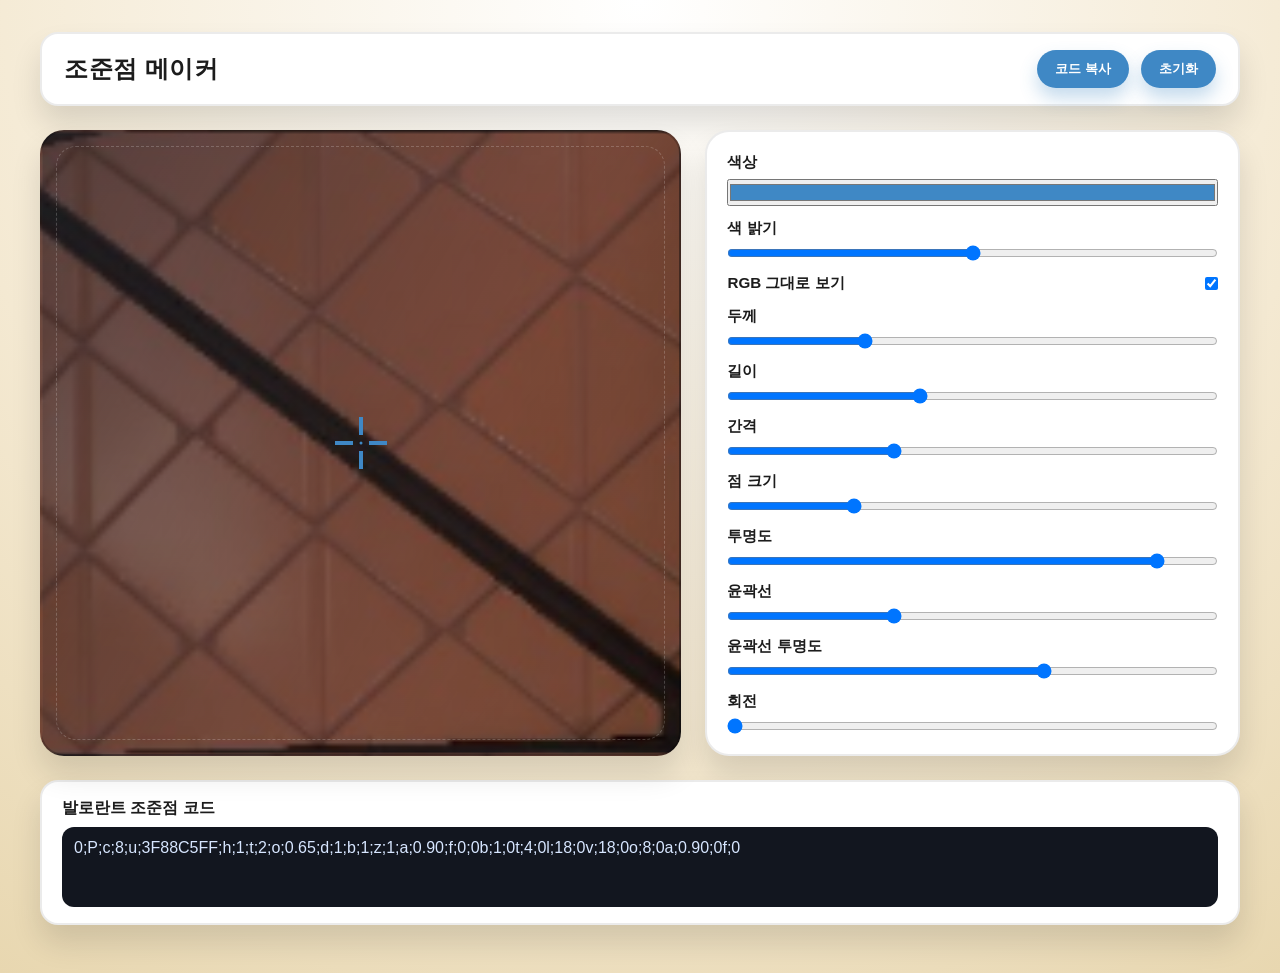
<file: index.html>
<!doctype html>
<html lang="ko">
  <head>
    <meta charset="utf-8" />
    <meta name="viewport" content="width=device-width, initial-scale=1" />
    <title>조준점 메이커</title>
    <link rel="stylesheet" href="crosshair.css" />
  </head>
  <body>
    <main class="page">
      <header class="hud">
        <div class="hud__title">조준점 메이커</div>
        <div class="hud__controls">
          <button id="copyBtn" type="button">코드 복사</button>
          <button id="resetBtn" type="button">초기화</button>
        </div>
      </header>

      <section class="layout">
        <div class="preview">
          <div class="crosshair" id="crosshair" aria-label="조준점 미리보기">
            <div class="arm arm--top"></div>
            <div class="arm arm--right"></div>
            <div class="arm arm--bottom"></div>
            <div class="arm arm--left"></div>
            <div class="dot" id="dot"></div>
          </div>
        </div>

        <form class="panel" id="controls">
          <label class="field">
            <span>색상</span>
            <input type="color" id="color" value="#3f88c5" />
          </label>
          <label class="field">
            <span>색 밝기</span>
            <input type="range" id="intensity" min="-0.6" max="0.6" value="0" step="0.01" />
          </label>
          <label class="field field--inline">
            <span>RGB 그대로 보기</span>
            <input type="checkbox" id="pureColor" checked />
          </label>
          <label class="field">
            <span>두께</span>
            <input type="range" id="thickness" min="1" max="12" value="4" step="0.5" />
          </label>
          <label class="field">
            <span>길이</span>
            <input type="range" id="length" min="4" max="40" value="18" step="0.5" />
          </label>
          <label class="field">
            <span>간격</span>
            <input type="range" id="gap" min="0" max="24" value="8" step="0.5" />
          </label>
          <label class="field">
            <span>점 크기</span>
            <input type="range" id="dotSize" min="0" max="16" value="4" step="0.5" />
          </label>
          <label class="field">
            <span>투명도</span>
            <input type="range" id="opacity" min="0.1" max="1" value="0.9" step="0.01" />
          </label>
          <label class="field">
            <span>윤곽선</span>
            <input type="range" id="outline" min="0" max="6" value="2" step="0.5" />
          </label>
          <label class="field">
            <span>윤곽선 투명도</span>
            <input type="range" id="outlineOpacity" min="0" max="1" value="0.65" step="0.01" />
          </label>
          <label class="field">
            <span>회전</span>
            <input type="range" id="rotation" min="0" max="45" value="0" step="1" />
          </label>
        </form>
      </section>

      <section class="output">
        <div class="output__title">발로란트 조준점 코드</div>
        <pre class="output__box" id="output"></pre>
      </section>
    </main>

    <script src="crosshair.js"></script>
  </body>
</html>
</file>
<file: crosshair.css>
:root {
  --bg: #f7f1e8;
  --panel: #ffffff;
  --ink: #1c1c1c;
  --accent: #3f88c5;
  --shadow: 0 18px 30px rgba(0, 0, 0, 0.12);
  --ring: 0 0 0 4px rgba(63, 136, 197, 0.25);
}

* {
  box-sizing: border-box;
  margin: 0;
  padding: 0;
  font-family: "Space Grotesk", "Segoe UI", sans-serif;
}

body {
  min-height: 100vh;
  background: radial-gradient(circle at top, #ffffff 0%, #f4e9d2 60%, #e8d7b0 100%);
  color: var(--ink);
  display: flex;
  justify-content: center;
}

.page {
  width: min(1200px, 94vw);
  padding: 32px 0 48px;
  display: grid;
  gap: 24px;
}

.hud {
  display: flex;
  justify-content: space-between;
  align-items: center;
  background: var(--panel);
  padding: 16px 22px;
  border-radius: 18px;
  box-shadow: var(--shadow);
  border: 2px solid rgba(0, 0, 0, 0.08);
  flex-wrap: wrap;
  gap: 12px;
}

.hud__title {
  font-size: 1.5rem;
  font-weight: 700;
  letter-spacing: 0.5px;
}

.hud__controls {
  display: flex;
  gap: 12px;
}

button {
  border: none;
  padding: 10px 18px;
  border-radius: 999px;
  background: var(--accent);
  color: white;
  font-weight: 700;
  cursor: pointer;
  transition: transform 0.2s ease, box-shadow 0.2s ease;
  box-shadow: 0 10px 18px rgba(63, 136, 197, 0.3);
}

button:hover {
  transform: translateY(-2px) scale(1.02);
  box-shadow: 0 14px 24px rgba(63, 136, 197, 0.4);
}

button:focus-visible {
  outline: none;
  box-shadow: var(--ring);
}

.layout {
  display: grid;
  grid-template-columns: 1.2fr 1fr;
  gap: 24px;
}

.preview {
  position: relative;
  min-height: 420px;
  border-radius: 24px;
  background-image: linear-gradient(120deg, rgba(8, 12, 20, 0.55), rgba(8, 12, 20, 0.15)), url("assets/valorant-bg.png");
  background-size: cover;
  background-position: center;
  box-shadow: var(--shadow);
  border: 2px solid rgba(0, 0, 0, 0.2);
  overflow: hidden;
}

.preview::after {
  content: "";
  position: absolute;
  inset: 14px;
  border-radius: 20px;
  border: 1px dashed rgba(255, 255, 255, 0.2);
}

.crosshair {
  position: absolute;
  left: 50%;
  top: 50%;
  width: 0;
  height: 0;
  transform: translate(-50%, -50%) rotate(var(--rotation, 0deg));
}

.arm,
.dot {
  position: absolute;
  background: var(--color, #3f88c5);
  opacity: var(--opacity, 0.9);
  box-shadow: 0 0 0 var(--outline, 0px) rgba(0, 0, 0, var(--outline-opacity, 0.65));
}

.arm--top {
  width: var(--thickness, 4px);
  height: var(--length, 18px);
  left: 0;
  top: calc(-1 * (var(--gap, 8px) + var(--length, 18px)));
  transform: translateX(-50%);
}

.arm--bottom {
  width: var(--thickness, 4px);
  height: var(--length, 18px);
  left: 0;
  top: var(--gap, 8px);
  transform: translateX(-50%);
}

.arm--left {
  height: var(--thickness, 4px);
  width: var(--length, 18px);
  top: 0;
  left: calc(-1 * (var(--gap, 8px) + var(--length, 18px)));
  transform: translateY(-50%);
}

.arm--right {
  height: var(--thickness, 4px);
  width: var(--length, 18px);
  top: 0;
  left: var(--gap, 8px);
  transform: translateY(-50%);
}

.dot {
  width: var(--dot, 4px);
  height: var(--dot, 4px);
  border-radius: 50%;
  left: 0;
  top: 0;
  transform: translate(-50%, -50%);
}

.panel {
  background: var(--panel);
  border-radius: 24px;
  padding: 20px;
  display: grid;
  gap: 12px;
  box-shadow: var(--shadow);
  border: 2px solid rgba(0, 0, 0, 0.08);
}

.field {
  display: grid;
  gap: 6px;
  font-size: 0.95rem;
  font-weight: 600;
}

.field--inline {
  grid-auto-flow: column;
  align-items: center;
  justify-content: space-between;
}

.field input[type="range"],
.field input[type="color"] {
  width: 100%;
}

.output {
  background: var(--panel);
  border-radius: 18px;
  padding: 16px 20px;
  box-shadow: var(--shadow);
  border: 2px solid rgba(0, 0, 0, 0.08);
}

.output__title {
  font-weight: 700;
  margin-bottom: 8px;
}

.output__box {
  background: #12161f;
  color: #d7e6ff;
  border-radius: 12px;
  padding: 12px;
  min-height: 80px;
  white-space: pre-wrap;
}

@media (max-width: 980px) {
  .layout {
    grid-template-columns: 1fr;
  }

  .preview {
    min-height: 320px;
  }
}
</file>
